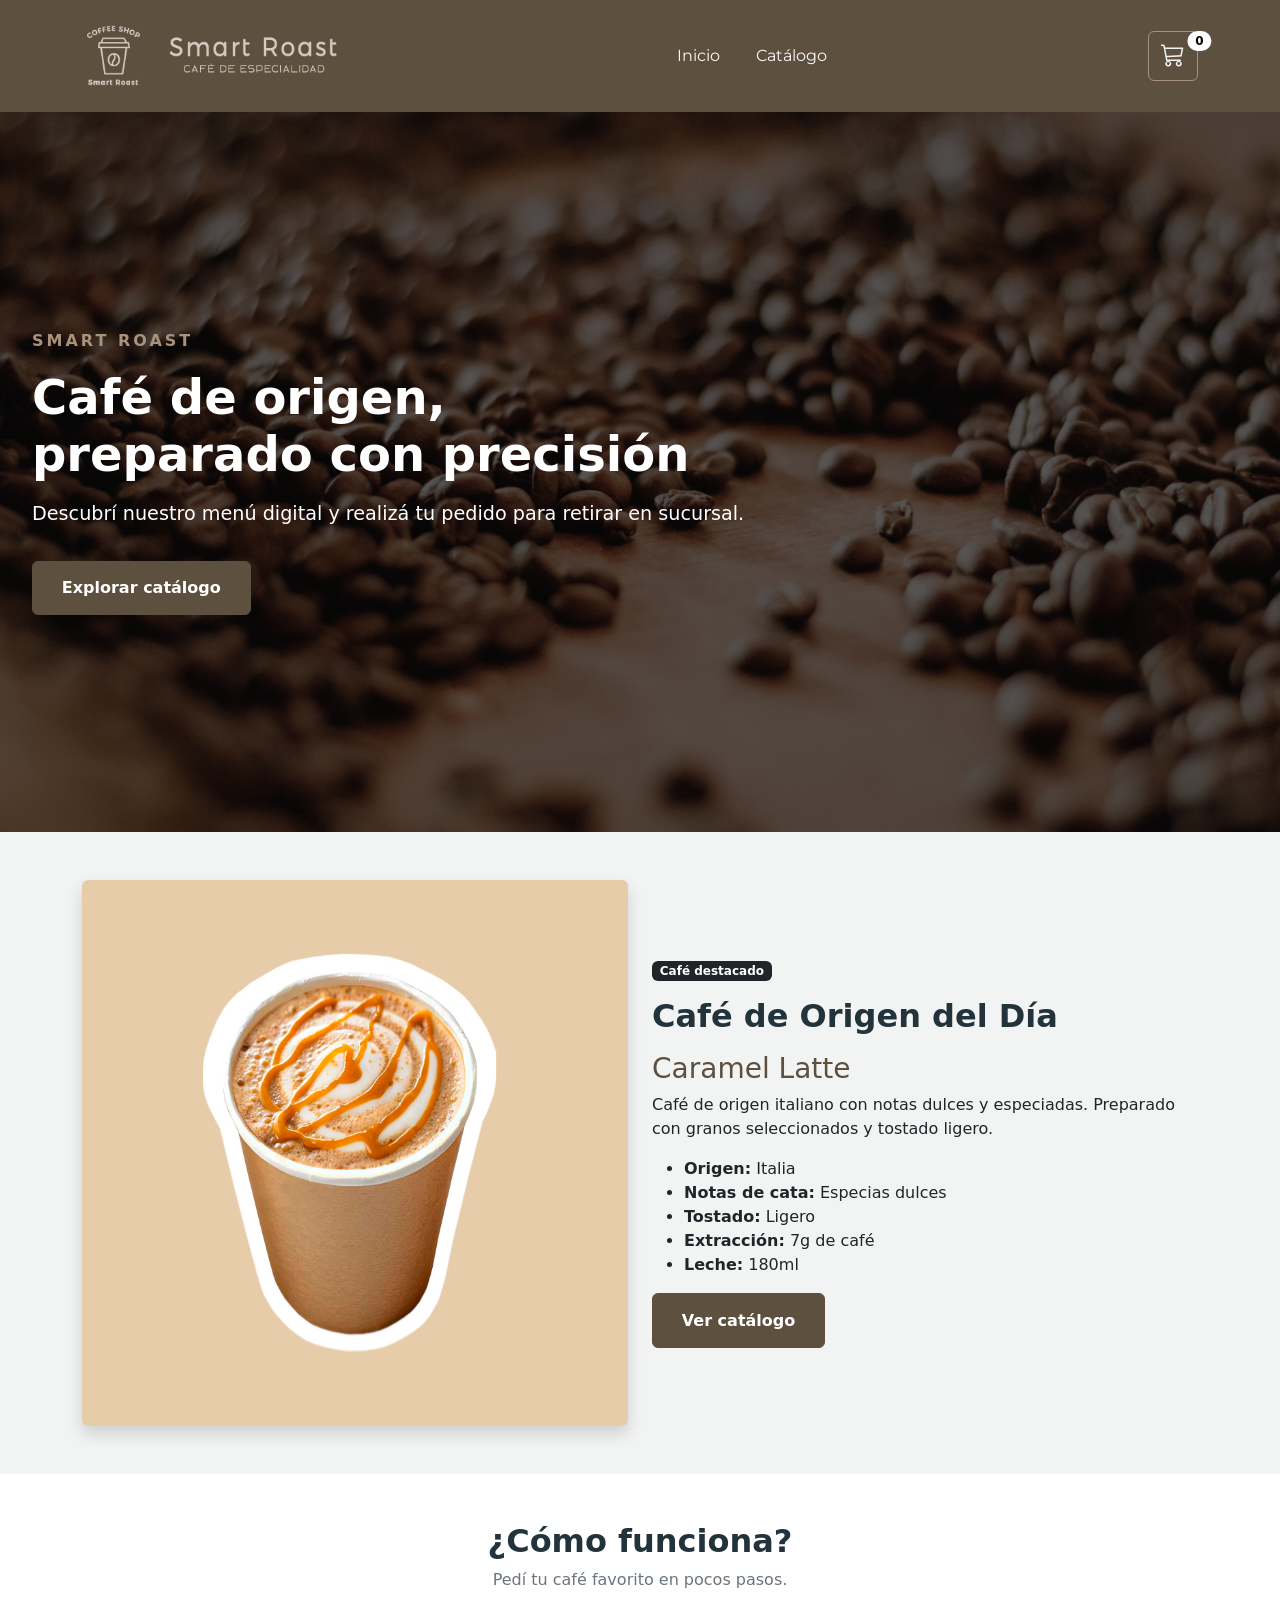
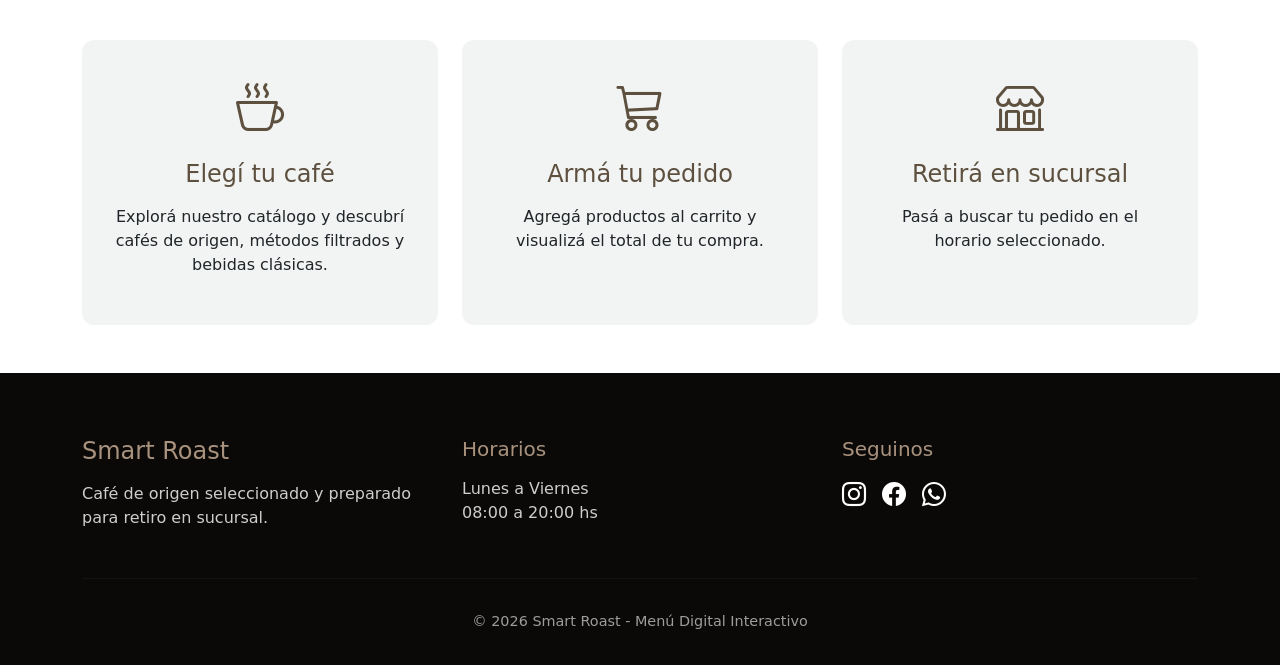
<file: Menú digital interactivo/index.html>
<!DOCTYPE html>
<html lang="es">
<head>
    <meta charset="UTF-8">
    <meta name="viewport" content="width=device-width, initial-scale=1.0">
    <title>Menú digital interactivo</title>
    <link rel="preconnect" href="https://fonts.googleapis.com">
    <link rel="preconnect" href="https://fonts.gstatic.com" crossorigin>
    <link href="https://fonts.googleapis.com/css2?family=Montserrat:ital,wght@0,100..900;1,100..900&display=swap" rel="stylesheet">
    <link href="https://cdn.jsdelivr.net/npm/bootstrap@5.3.8/dist/css/bootstrap.min.css" rel="stylesheet" integrity="sha384-sRIl4kxILFvY47J16cr9ZwB07vP4J8+LH7qKQnuqkuIAvNWLzeN8tE5YBujZqJLB" crossorigin="anonymous">
    <link rel="stylesheet" href="https://cdn.jsdelivr.net/npm/bootstrap-icons@1.11.3/font/bootstrap-icons.min.css">
    <link rel="stylesheet" href="style.css">
</head>
<body>
    <header>
        <nav class="navbar navbar-expand-lg cafe-navbar">

            <div class="container">

                <!-- LOGO -->
                <a
                    class="navbar-brand"
                    href="index.html"
                >

                    <img
                        src="Imagenes/logo.png"
                        alt="Smart Roast"
                        class="navbar-logo"
                    >

                </a>

                <!-- MOBILE BUTTON -->
                <button 
                class="navbar-toggler"
                type="button"
                data-bs-toggle="collapse"
                data-bs-target="#navbarCafe"
                >
                <span class="navbar-toggler-icon"></span>
                </button>

                <!-- NAVBAR CONTENT -->
                <div class="collapse navbar-collapse" id="navbarCafe">

                <!-- LINKS -->
                <div class="navbar-nav mx-auto">

                    <a class="nav-link active text-light montserrat" href="/index.html">
                    Inicio
                    </a>

                    <a class="nav-link text-light montserrat" href="/catalogo.html">
                    Catálogo
                    </a>

                </div>

                <!-- CART -->
                <a 
                    href="/carrito.html"
                    class="btn cart-btn position-relative"
                >

                    <i class="bi bi-cart3 fs-4"></i>

                    <!-- BADGE -->
                    <span id="cart-count" class="position-absolute top-0 start-100 translate-middle-prop badge rounded-pill"                    >
                    0
                    </span>

                </a>

                </div>
            </div>
        </nav>
    </header>
    <main>
        <section class="hero">

            <div class="hero-overlay">

                <div class="container">

                    <div class="hero-content">
                        <span class="hero-brand">
                            SMART ROAST
                        </span>
                        <h1>
                            Café de origen,<br> preparado con precisión
                        </h1>

                        <p>
                            Descubrí nuestro menú digital y realizá tu pedido para retirar en sucursal.
                        </p>

                        <a
                            href="catalogo.html"
                            class="btn btn-finalizar"
                        >
                            Explorar catálogo
                        </a>

                    </div>

                </div>

            </div>

        </section>

        <section class="origen-dia py-5">

            <div class="container">

                <div class="row align-items-center">

                    <div class="col-lg-6">

                        <img
                            src="Imagenes/caramel latte.jpg"
                            alt="Café de origen del día"
                            class="img-fluid rounded shadow"
                        >

                    </div>

                    <div class="col-lg-6">

                        <span class="badge text-bg-dark mb-3">
                            Café destacado
                        </span>

                        <h2>
                            Café de Origen del Día
                        </h2>

                        <h3 class="mt-3">
                            Caramel Latte
                        </h3>

                        <p>
                            Café de origen italiano con notas dulces y especiadas.
                            Preparado con granos seleccionados y tostado ligero.
                        </p>

                        <ul>
                            <li><strong>Origen:</strong> Italia</li>
                            <li><strong>Notas de cata:</strong> Especias dulces</li>
                            <li><strong>Tostado:</strong> Ligero</li>
                            <li><strong>Extracción:</strong> 7g de café</li>
                            <li><strong>Leche:</strong> 180ml</li>
                        </ul>

                        <a
                            href="catalogo.html"
                            class="btn btn-finalizar"
                        >
                            Ver catálogo
                        </a>

                    </div>

                </div>

            </div>

        </section>

        <section class="como-funciona py-5">

            <div class="container">

                <div class="text-center mb-5">

                    <h2>
                        ¿Cómo funciona?
                    </h2>

                    <p class="text-secondary">
                        Pedí tu café favorito en pocos pasos.
                    </p>

                </div>

                <div class="row g-4">

                    <!-- PASO 1 -->

                    <div class="col-md-4">

                        <div class="paso-card text-center">

                            <div class="paso-icono">
                                <i class="bi bi-cup-hot"></i>
                            </div>

                            <h4>
                                Elegí tu café
                            </h4>

                            <p>
                                Explorá nuestro catálogo y descubrí cafés de origen,
                                métodos filtrados y bebidas clásicas.
                            </p>

                        </div>

                    </div>

                    <!-- PASO 2 -->

                    <div class="col-md-4">

                        <div class="paso-card text-center">

                            <div class="paso-icono">
                                <i class="bi bi-cart3"></i>
                            </div>

                            <h4>
                                Armá tu pedido
                            </h4>

                            <p>
                                Agregá productos al carrito y visualizá el total de tu compra.
                            </p>

                        </div>

                    </div>

                    <!-- PASO 3 -->

                    <div class="col-md-4">

                        <div class="paso-card text-center">

                            <div class="paso-icono">
                                <i class="bi bi-shop"></i>
                            </div>

                            <h4>
                                Retirá en sucursal
                            </h4>

                            <p>
                                Pasá a buscar tu pedido en el horario seleccionado.
                            </p>

                        </div>

                    </div>

                </div>

            </div>

        </section>








    </main>
    <footer class="footer-smart">
        <div class="container">
            <div class="row gy-4">

                <!-- MARCA -->
                <div class="col-md-4">
                    <h4>
                        Smart Roast
                    </h4>
                    <p>
                        Café de origen seleccionado y preparado para retiro en sucursal.
                    </p>
                </div>

                <!-- HORARIOS -->

                <div class="col-md-4">
                    <h5>
                        Horarios
                    </h5>
                    <p>
                        Lunes a Viernes<br>
                        08:00 a 20:00 hs
                    </p>
                </div>

                <!-- REDES -->

                <div class="col-md-4">
                    <h5>
                        Seguinos
                    </h5>
                    <div class="footer-social">
                        <a href="#">
                            <i class="bi bi-instagram"></i>
                        </a>
                        <a href="#">
                            <i class="bi bi-facebook"></i>
                        </a>
                        <a href="#">
                            <i class="bi bi-whatsapp"></i>
                        </a>
                    </div>

                </div>
            </div>

            <hr>

            <div class="footer-copy">
                <p>
                    © 2026 Smart Roast - Menú Digital Interactivo
                </p>
            </div>

        </div>

    </footer>



<script src="https://cdn.jsdelivr.net/npm/bootstrap@5.3.8/dist/js/bootstrap.bundle.min.js" integrity="sha384-FKyoEForCGlyvwx9Hj09JcYn3nv7wiPVlz7YYwJrWVcXK/BmnVDxM+D2scQbITxI" crossorigin="anonymous"></script>
<script src="main.js"></script>    
</body>
</html>
</file>
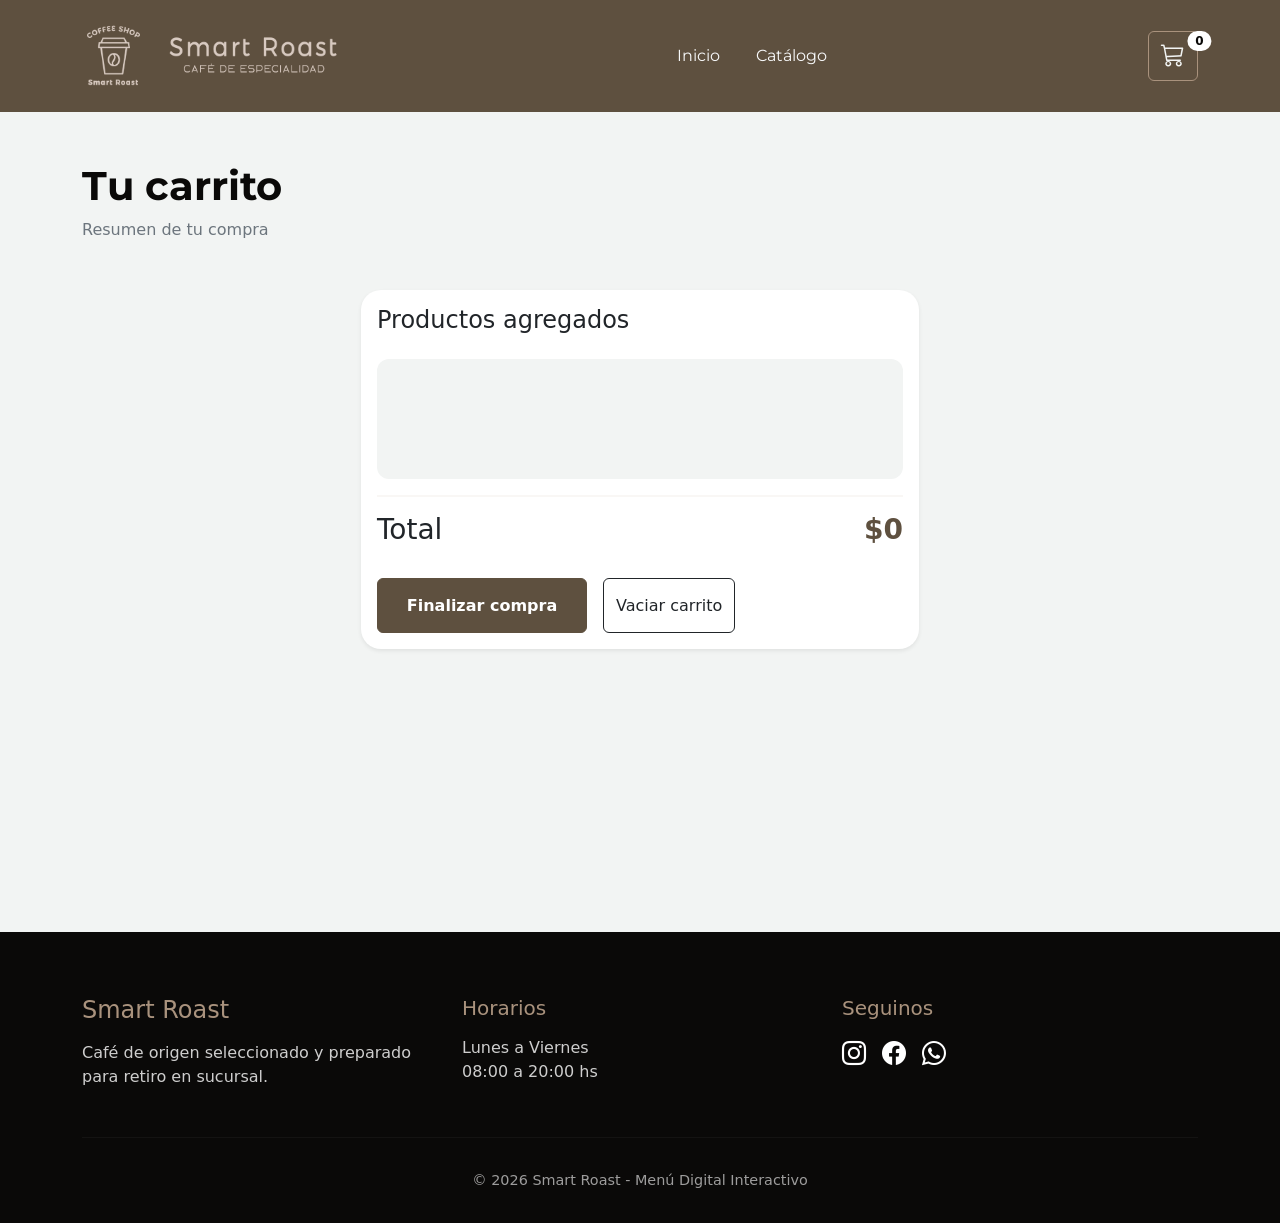
<file: Menú digital interactivo/carrito.html>
<!DOCTYPE html>
<html lang="es">
<head>
    <meta charset="UTF-8">
    <meta name="viewport" content="width=device-width, initial-scale=1.0">
    <title>Carrito - Menú digital interactivo</title>
    <link rel="preconnect" href="https://fonts.googleapis.com">
    <link rel="preconnect" href="https://fonts.gstatic.com" crossorigin>
    <link href="https://fonts.googleapis.com/css2?family=Montserrat:ital,wght@0,100..900;1,100..900&display=swap" rel="stylesheet">
    <link href="https://cdn.jsdelivr.net/npm/bootstrap@5.3.8/dist/css/bootstrap.min.css" rel="stylesheet" integrity="sha384-sRIl4kxILFvY47J16cr9ZwB07vP4J8+LH7qKQnuqkuIAvNWLzeN8tE5YBujZqJLB" crossorigin="anonymous">
    <link rel="stylesheet" href="https://cdn.jsdelivr.net/npm/bootstrap-icons@1.11.3/font/bootstrap-icons.min.css">
    <link rel="stylesheet" href="style.css">
</head>
<body>
    <header>
        <nav class="navbar navbar-expand-lg cafe-navbar">

            <div class="container">

                <!-- LOGO -->
                <a
                    class="navbar-brand"
                    href="index.html"
                >

                    <img
                        src="Imagenes/logo.png"
                        alt="Smart Roast"
                        class="navbar-logo"
                    >

                </a>

                <!-- MOBILE BUTTON -->
                <button 
                class="navbar-toggler"
                type="button"
                data-bs-toggle="collapse"
                data-bs-target="#navbarCafe"
                >
                <span class="navbar-toggler-icon"></span>
                </button>

                <!-- NAVBAR CONTENT -->
                <div class="collapse navbar-collapse" id="navbarCafe">

                <!-- LINKS -->
                <div class="navbar-nav mx-auto">

                    <a class="nav-link active text-light montserrat" href="/index.html">
                    Inicio
                    </a>

                    <a class="nav-link text-light montserrat" href="/catalogo.html">
                    Catálogo
                    </a>

                </div>

                <!-- CART -->
                <a 
                    href="/carrito.html"
                    class="btn cart-btn position-relative"
                >

                    <i class="bi bi-cart3 fs-4"></i>

                    <!-- BADGE -->
                    <span id="cart-count" class="position-absolute top-0 start-100 translate-middle-prop badge rounded-pill"                    >
                    0
                    </span>

                </a>

                </div>
            </div>
        </nav>
    </header>

    <main>
        <section class="carrito">
            <div class="container">

                <div class="mb-5">
                    <h1 class="fw-bold montserrat">
                        Tu carrito
                    </h1>
                    <p class="text-secondary">
                        Resumen de tu compra
                    </p>
                </div>

                <!-- CARD CARRITO -->

                <div class="card shadow-sm border-0">
                    <div class="card-body">

                        <h4 class="mb-4">
                            Productos agregados
                        </h4>

                        <pre id="detalle-carrito"></pre>
                        <hr>

                        <div class="d-flex justify-content-between align-items-center">
                            <h3>
                                Total
                            </h3>
                            <h3 id="total-carrito">
                                $0
                            </h3>
                        </div>

                        <!-- BOTONES -->

                        <div class="d-flex gap-3 mt-4">
                            <button class="btn btn-finalizar" onclick="alert('Gracias por tu compra!')">
                                Finalizar compra
                            </button>

                            <button class="btn btn-outline-dark" onclick="vaciarCarrito()">
                                Vaciar carrito
                            </button>
                        </div>
                    </div>
                </div>
            </div>
        </section>
    </main>    
        

    <footer class="footer-smart">
        <div class="container">
            <div class="row gy-4">

                <!-- MARCA -->
                <div class="col-md-4">
                    <h4>
                        Smart Roast
                    </h4>
                    <p>
                        Café de origen seleccionado y preparado para retiro en sucursal.
                    </p>
                </div>

                <!-- HORARIOS -->

                <div class="col-md-4">
                    <h5>
                        Horarios
                    </h5>
                    <p>
                        Lunes a Viernes<br>
                        08:00 a 20:00 hs
                    </p>
                </div>

                <!-- REDES -->

                <div class="col-md-4">
                    <h5>
                        Seguinos
                    </h5>
                    <div class="footer-social">
                        <a href="#">
                            <i class="bi bi-instagram"></i>
                        </a>
                        <a href="#">
                            <i class="bi bi-facebook"></i>
                        </a>
                        <a href="#">
                            <i class="bi bi-whatsapp"></i>
                        </a>
                    </div>

                </div>
            </div>

            <hr>

            <div class="footer-copy">
                <p>
                    © 2026 Smart Roast - Menú Digital Interactivo
                </p>
            </div>

        </div>

    </footer>



<script src="https://cdn.jsdelivr.net/npm/bootstrap@5.3.8/dist/js/bootstrap.bundle.min.js" integrity="sha384-FKyoEForCGlyvwx9Hj09JcYn3nv7wiPVlz7YYwJrWVcXK/BmnVDxM+D2scQbITxI" crossorigin="anonymous"></script>
<script src="main.js"></script>    
</body>
</html>
</file>
<file: Menú digital interactivo/style.css>
:root {
  --black: #0a0908ff;
  --jet-black: #22333bff;
  --white-smoke: #f2f4f3ff;
  --dusty-taupe: #a9927dff;
  --stone-brown: #5e503fff;
}

body{
    background-color: var(--white-smoke);
}

/* FONT */

.montserrat {
  font-family: "Montserrat", sans-serif;
  font-optical-sizing: auto;
  font-weight: 400;
  font-style: normal;
}

/* NAVBAR */

.cafe-navbar{
    background-color: var(--stone-brown);
    padding: 16px 0;
}

.navbar-brand{
    letter-spacing: 1px;
}

.nav-link{
    transition: 0.3s;
    margin: 0 10px;
}

.nav-link:hover{
    color: var(--dusty-taupe) !important;
}

.navbar-logo {
    height: 70px;
    width: auto;
    display: block;
}

/* INICIO */
/* HERO */
.hero {
    min-height: 80vh;
    padding: 0 20px;
    background-image:
        linear-gradient(
            rgba(10,9,8,.6),
            rgba(10,9,8,.6)
        ),
        url("Imagenes/pexels-harold-productions-74516182-15312642.jpg");

    background-size: cover;
    background-position: center;

    display: flex;
    align-items: center;
}

.hero-brand {
    color: var(--dusty-taupe);
    font-weight: 700;
    letter-spacing: 3px;
    display: block;
    margin-bottom: 1rem;
}

.hero-content {
    max-width: 800px;
    color: white;
}

.hero-content h1 {
    font-size: 3rem;
    font-weight: 800;
    margin-bottom: 1rem;
}

.hero-content p {
    font-size: 1.2rem;
    margin-bottom: 2rem;
}

@media (max-width: 768px) {

    .hero-content h1 {
        font-size: 2rem;
    }

    .hero-content p {
        font-size: 1rem;
    }

}

/* SECCION 2 INICIO */
.origen-dia {
    background-color: var(--white-smoke);
}

.origen-dia h2 {
    color: var(--jet-black);
    font-weight: 700;
}

.origen-dia h3 {
    color: var(--stone-brown);
}

/* SECCION 3 INICIO */

.como-funciona {
    background-color: white;
}

.como-funciona h2 {
    color: var(--jet-black);
    font-weight: 700;
}

.paso-card {
    background-color: var(--white-smoke);
    padding: 2rem;
    border-radius: 12px;
    height: 100%;

    transition: .3s;
}

.paso-card:hover {
    transform: translateY(-5px);
}

.paso-icono {
    font-size: 3rem;
    color: var(--stone-brown);
    margin-bottom: 1rem;
}

.paso-card h4 {
    color: var(--stone-brown);
    margin-bottom: 1rem;
}

/* CART */

.cart-btn{
    border: 1px solid var(--dusty-taupe);
    color: var(--white-smoke);
}

.cart-btn:hover{
    background-color: var(--dusty-taupe);
    color: var(--black);
}

#cart-count{
    background-color: white;
    color: var(--black);
}

.translate-middle-prop {
    transform: translate(-40%,-5%);
}

.carrito {
    background-color: var(--white-smoke);
    min-height: calc(100vh - 80px);
    padding-block: 50px;
}

.carrito .card {
    border-radius: 20px;
    overflow: hidden;
    background: white;
    box-shadow: 0 15px 35px rgba(0,0,0,.08);
    width: 50%;
    margin: auto;
}
@media (max-width: 768px) {
    .carrito .card {
        width: 90%;
    }
}


.carrito h1 {
    color: var(--black);
    font-size: 2.5rem;
    margin-bottom: .5rem;
}

.carrito p {
    color: var(--dusty-taupe);
}

#detalle-carrito {
    background-color: var(--white-smoke);
    border-radius: 12px;
    padding: 1rem;
    min-height: 120px;

    font-family: "Montserrat", sans-serif;
    font-size: .95rem;
    white-space: pre-wrap;

    color: var(--jet-black);
}

.carrito hr {
    border-top: 2px solid rgba(169,146,125,.3);
}

#total-carrito {
    color: var(--stone-brown);
    font-weight: 800;
}

.btn-finalizar {
    background-color: var(--stone-brown);
    border-color: var(--stone-brown);
    color: white;
    font-weight: 600;
    padding: 0.9rem 1.8rem;
}

.btn-finalizar:hover {
    background-color: var(--jet-black);
    border-color: var(--jet-black);
    color: white;
}

/* FOOTER */

.footer-smart {

    background-color: var(--black);

    color: white;

    padding: 4rem 0 2rem;

}

.footer-smart h4,
.footer-smart h5 {

    color: var(--dusty-taupe);

    margin-bottom: 1rem;

}

.footer-smart p {

    color: rgba(255,255,255,.8);

}

.footer-smart hr {

    margin: 2rem 0;

    border-color: rgba(255,255,255,.15);

}

.footer-social {

    display: flex;
    gap: 1rem;

}

.footer-social a {

    color: white;

    font-size: 1.5rem;

    transition: .3s;

}

.footer-social a:hover {

    color: var(--dusty-taupe);

}

.footer-copy {

    text-align: center;

}

.footer-copy p {

    margin: 0;

    font-size: .9rem;

    color: rgba(255,255,255,.6);

}
</file>
